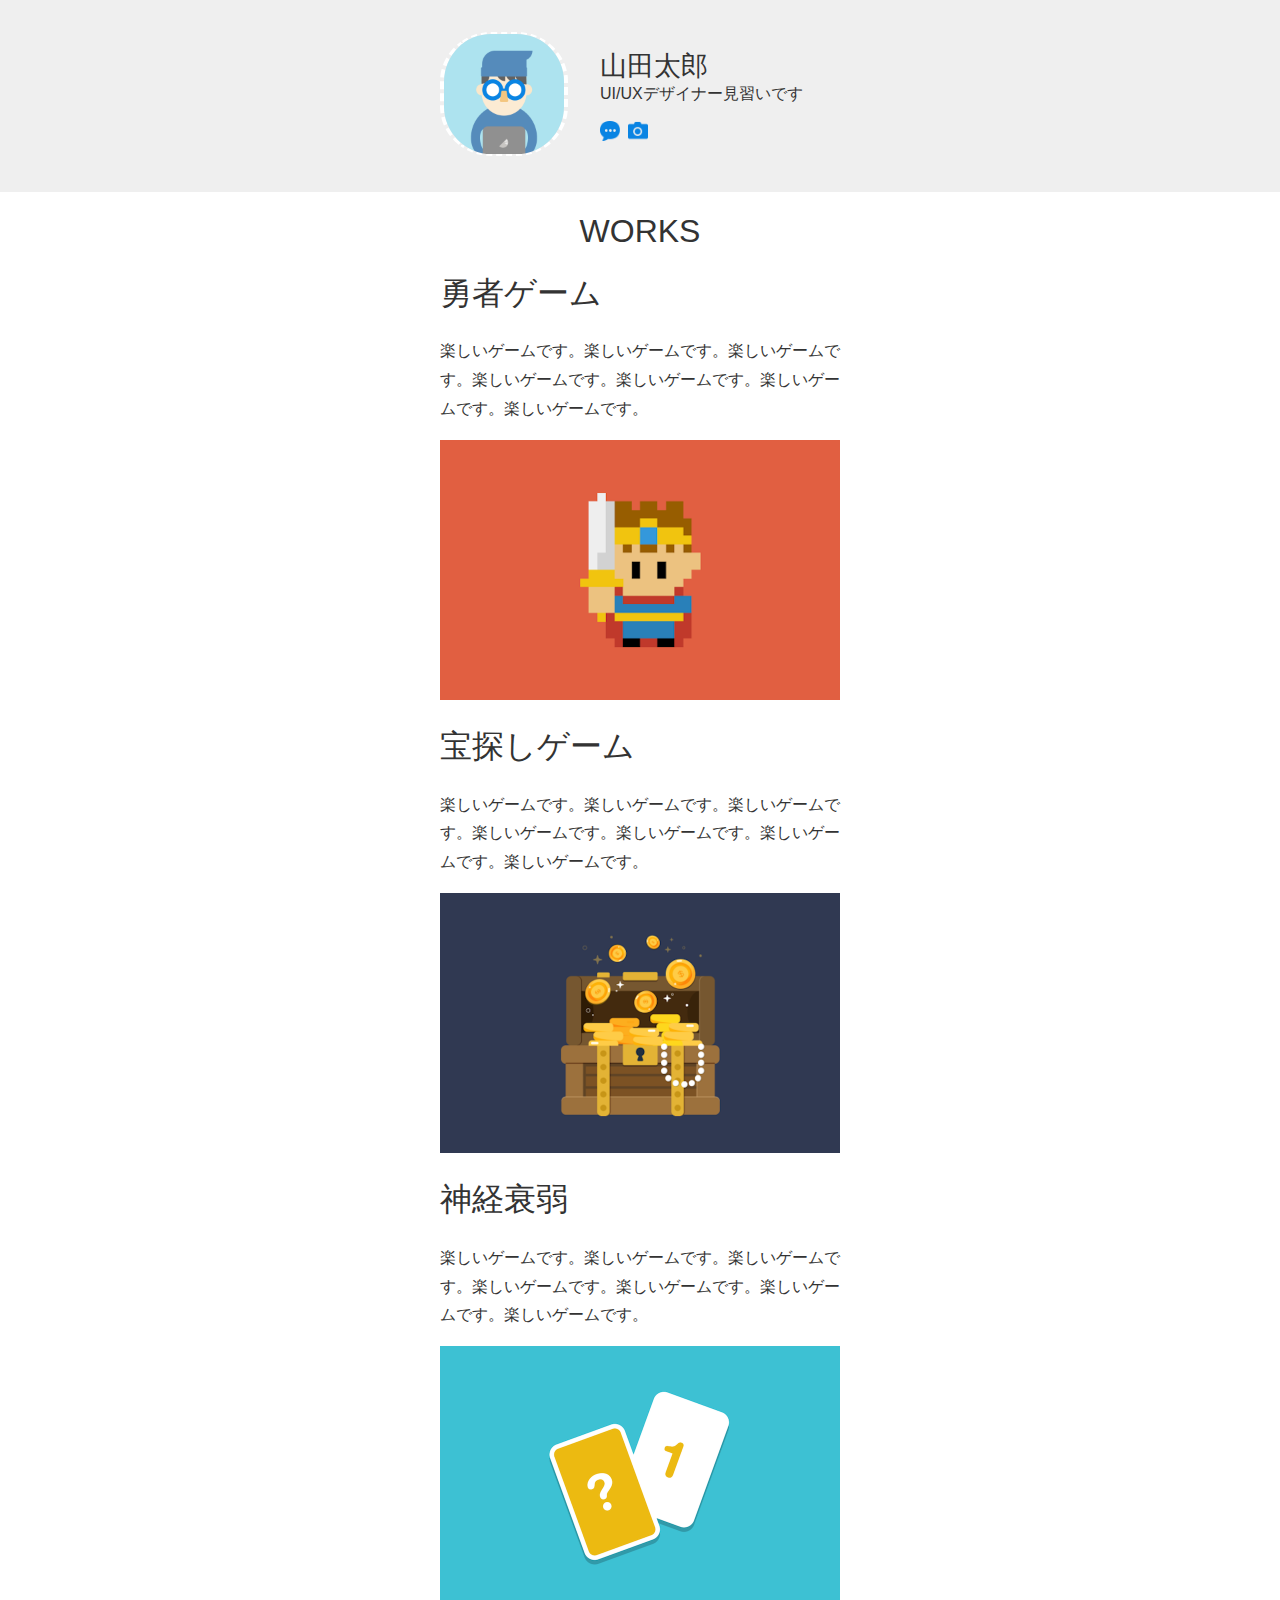
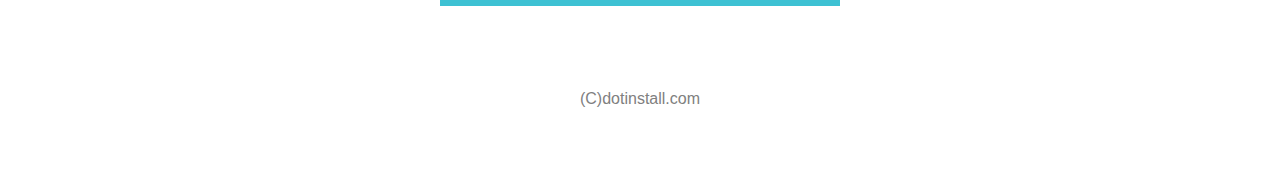
<file: index.html>
<!DOCTYPE html>
<html lang="en">
  <head>
    <meta charset="UTF-8">
    <meta name="viewport" content="width=device-width, initial-scale=1.0">
    <title>太郎のポートフォリオサイト</title>
    <link rel="icon" href="favicon.ico">
    <meta name="description" content="太郎のポートフォリオサイトです。">
    <link rel="stylesheet" href="style.css">
  </head>
  <body>
    <header>
      <div class="container">
        <div class="icon">
          <img src="img/taro.png" width="120" height="120" alt="太郎のアイコン">
        </div>
        <div class="info">
          <h1>
            山田太郎
          </h1>
          <p>
            UI/UXデザイナー見習いです
          </p>
          <ul>
            <li>
              <a href="https://dotinstall.com" target="_blank">
                <img src="img/blog.png" width="20" height="20" alt="ブログサイトへのリンク画像">
              </a>
            </li>
            <li>
              <a href="https://dotinstall.com" target="_blank">
                <img src="img/photos.png" width="20" height="20" alt="写真サイトリンク画像">
              </a>
            </li>
          </ul>
        </div>
        </div>
      </header>
      
      <!-- ここから作品紹介 -->
      
  <section class="works">
    <h1>WORKS</h1>

    <section>
      <h1>勇者ゲーム</h1>
      <p>楽しいゲームです。楽しいゲームです。楽しいゲームです。楽しいゲームです。楽しいゲームです。楽しいゲームです。楽しいゲームです。</p>
      <img src="img/work1.png" width="400" height="260" alt="勇者ゲームの紹介画像">
    </section>

    <section>
      <h1>宝探しゲーム</h1>
      <p>楽しいゲームです。楽しいゲームです。楽しいゲームです。楽しいゲームです。楽しいゲームです。楽しいゲームです。楽しいゲームです。</p>
      <img src="img/work2.png" width="400" height="260" alt="宝さがしゲームの紹介画像">
    </section>

    <section>
      <h1>神経衰弱</h1>
      <p>楽しいゲームです。楽しいゲームです。楽しいゲームです。楽しいゲームです。楽しいゲームです。楽しいゲームです。楽しいゲームです。</p>
      <img src="img/work3.png" width="400" height="260" alt="神経衰弱の紹介画像">
    </section>
    
  </section>

    <footer> 
      <p>(C)dotinstall.com</p>
    </footer>

  </body>
</html>
</file>
<file: style.css>
body {
  color: #333;
  font-family: Verdana,sans-serif;
  margin: 0
}

header {
  background-color: #efefef;
  padding-top: 32px;
  padding-bottom: 32px;
  
}

.container {
  /* background-color: pink; */
  width: 400px;
  margin-left: auto;
  margin-right: auto;
  display: flex;
  align-items: center;
}

.icon {
  /* background-color: skyblue; */
}

.icon img {
  border-radius: 40%;
  border-width: 2px 4px;
  border-style: dashed;
  border-color: white;
}


.info {
  /* background-color: tomato; */
  margin-left: 32px;
}

.info h1 {
  margin: 0;
  font-size: 1.7em;
  font-weight: normal;
}

.info p {
  margin: 0;
  margin-bottom: 16px;
}

.info ul {
  margin: 0;
  padding: 0;
  list-style-type: none;
  display: flex;
}

.info ul li {
  margin-right: 8px;
}

.works {
  width: 400px;
  margin-left: auto;
  margin-right: auto;
}

.works > h1 {
  font-weight: normal;
display: flex;
justify-content: center;
text-align: center;
}

.works > section > h1 {
  font-weight: normal;
}

.works p {
  line-height: 1.8;
  
}

footer p {
  text-align: center;
  margin-top: 80px;
  margin-bottom: 80px;
  color: gray;
}
</file>
